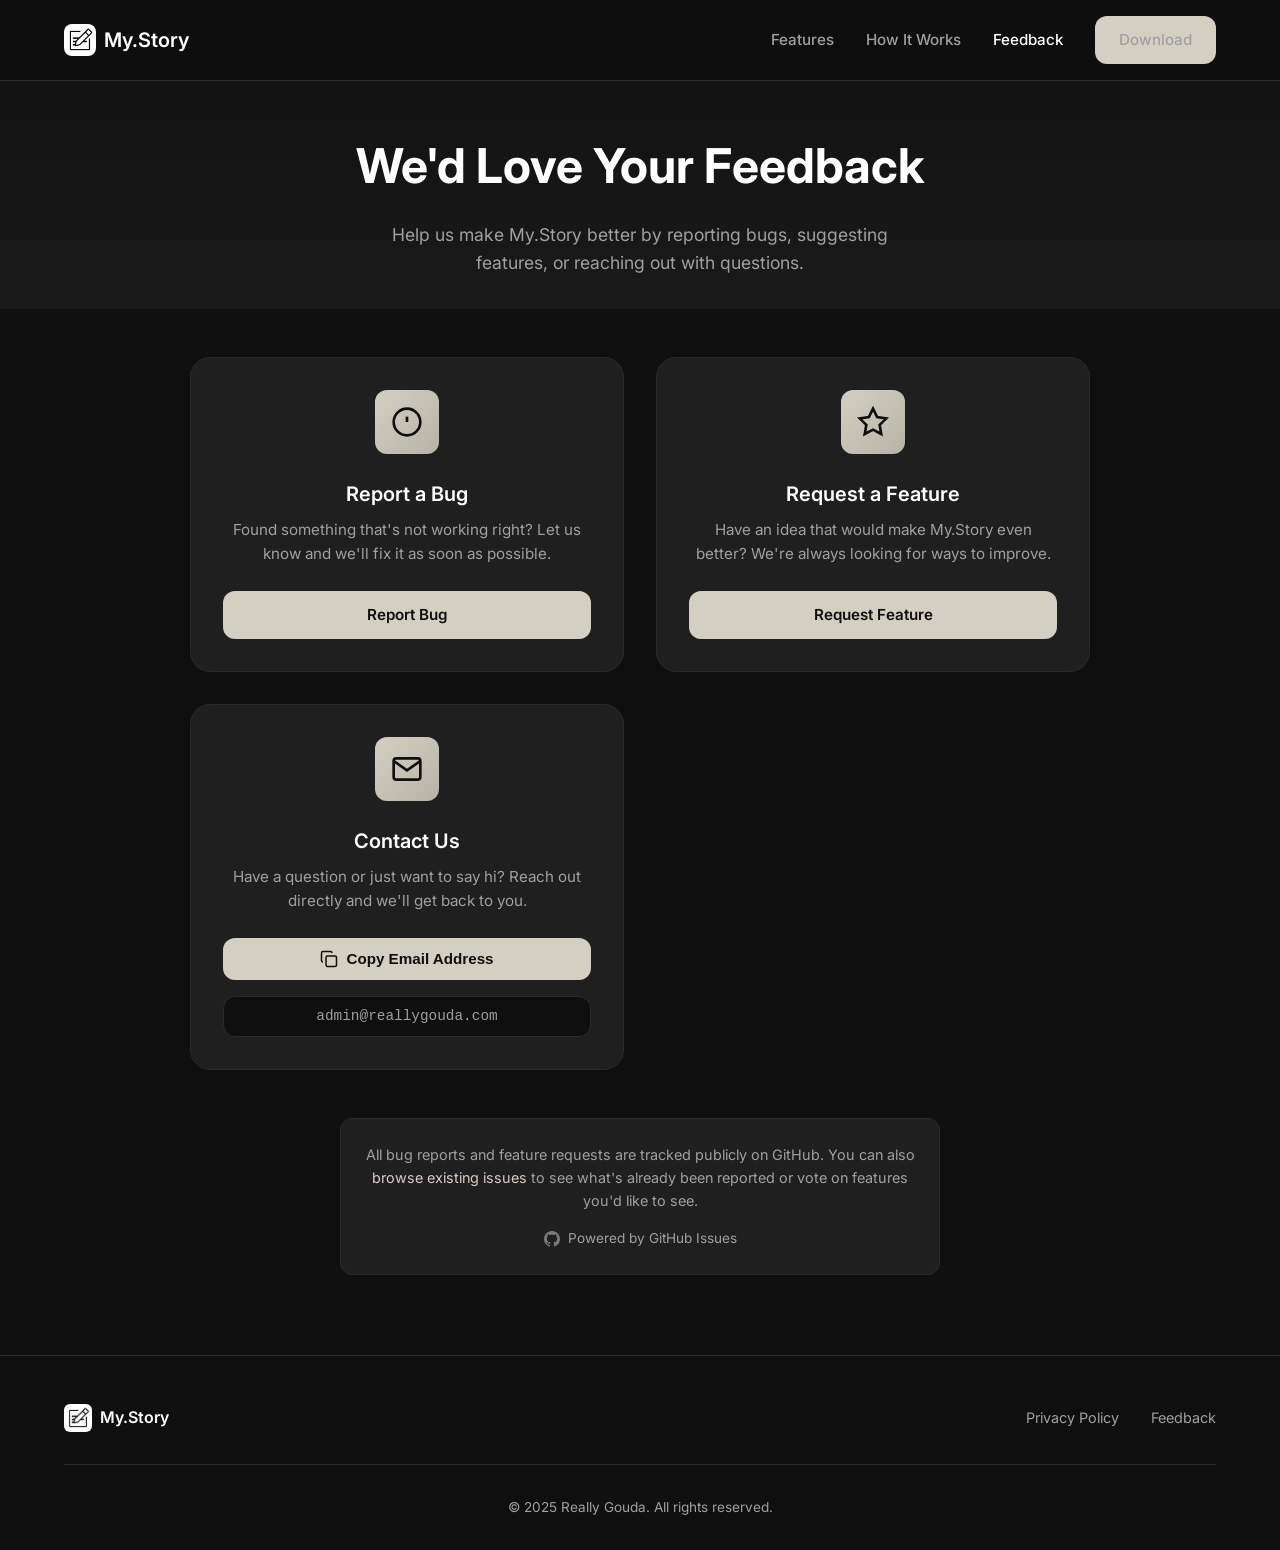
<file: feedback.html>
<!DOCTYPE html>
<html lang="en">

<head>
    <meta charset="UTF-8">
    <meta name="viewport" content="width=device-width, initial-scale=1.0">
    <title>Feedback & Support - My.Story</title>
    <meta name="description" content="Report bugs, request features, or get support for My.Story">
    <link rel="icon" type="image/png" href="assets/images/logo.png">
    <link rel="stylesheet" href="styles.css">
    <link rel="preconnect" href="https://fonts.googleapis.com">
    <link rel="preconnect" href="https://fonts.gstatic.com" crossorigin>
    <link href="https://fonts.googleapis.com/css2?family=Inter:wght@400;500;600;700&display=swap" rel="stylesheet">
    <style>
        .feedback-hero {
            padding: calc(80px + var(--spacing-xl)) 0 var(--spacing-lg);
            text-align: center;
            background: linear-gradient(180deg, var(--color-bg) 0%, var(--color-bg-secondary) 100%);
        }

        .feedback-hero h1 {
            font-size: clamp(2rem, 5vw, 3rem);
            font-weight: 700;
            margin-bottom: var(--spacing-sm);
        }

        .feedback-hero p {
            color: var(--color-text-secondary);
            font-size: 1.1rem;
            max-width: 500px;
            margin: 0 auto;
        }

        .feedback-options {
            padding: var(--spacing-xl) 0 var(--spacing-2xl);
        }

        .feedback-grid {
            display: grid;
            grid-template-columns: repeat(auto-fit, minmax(280px, 1fr));
            gap: var(--spacing-lg);
            max-width: 900px;
            margin: 0 auto;
        }

        .feedback-card {
            background: var(--color-card);
            border: 1px solid var(--color-border);
            border-radius: var(--border-radius-lg);
            padding: var(--spacing-lg);
            text-align: center;
            transition: var(--transition);
        }

        .feedback-card:hover {
            transform: translateY(-4px);
            border-color: var(--color-accent);
        }

        .feedback-card-icon {
            width: 64px;
            height: 64px;
            background: linear-gradient(135deg, var(--color-accent) 0%, var(--color-accent-dark) 100%);
            border-radius: var(--border-radius);
            display: flex;
            align-items: center;
            justify-content: center;
            margin: 0 auto var(--spacing-md);
            color: var(--color-bg);
        }

        .feedback-card h3 {
            font-size: 1.25rem;
            font-weight: 600;
            margin-bottom: var(--spacing-xs);
        }

        .feedback-card>p {
            color: var(--color-text-secondary);
            font-size: 0.95rem;
            margin-bottom: var(--spacing-md);
            line-height: 1.6;
        }

        .feedback-card .btn {
            width: 100%;
            justify-content: center;
        }

        .email-container {
            margin-top: var(--spacing-sm);
        }

        .email-display {
            display: flex;
            align-items: center;
            justify-content: center;
            gap: var(--spacing-xs);
            background: var(--color-bg);
            border: 1px solid var(--color-border);
            border-radius: var(--border-radius);
            padding: 0.5rem 1rem;
            margin-top: var(--spacing-sm);
        }

        .email-display span {
            color: var(--color-text-secondary);
            font-size: 0.9rem;
            font-family: monospace;
        }

        .copy-toast {
            position: fixed;
            bottom: 2rem;
            left: 50%;
            transform: translateX(-50%) translateY(100px);
            background: var(--color-accent);
            color: var(--color-bg);
            padding: 0.75rem 1.5rem;
            border-radius: var(--border-radius);
            font-weight: 600;
            font-size: 0.95rem;
            opacity: 0;
            transition: all 0.3s ease;
            z-index: 1000;
            display: flex;
            align-items: center;
            gap: var(--spacing-xs);
        }

        .copy-toast.show {
            transform: translateX(-50%) translateY(0);
            opacity: 1;
        }

        .feedback-note {
            max-width: 600px;
            margin: var(--spacing-xl) auto 0;
            text-align: center;
            padding: var(--spacing-md);
            background: var(--color-card);
            border-radius: var(--border-radius);
            border: 1px solid var(--color-border);
        }

        .feedback-note p {
            color: var(--color-text-secondary);
            font-size: 0.9rem;
            margin: 0;
        }

        .feedback-note a {
            color: var(--color-accent);
        }

        .github-info {
            display: flex;
            align-items: center;
            justify-content: center;
            gap: var(--spacing-xs);
            margin-top: var(--spacing-sm);
            color: var(--color-text-secondary);
            font-size: 0.85rem;
        }

        .github-info svg {
            opacity: 0.7;
        }
    </style>
</head>

<body>
    <nav class="navbar">
        <div class="nav-container">
            <a href="index.html" class="nav-logo">
                <img src="assets/images/logo.png" alt="My.Story Logo" class="logo-img">
                <span>My.Story</span>
            </a>
            <div class="nav-links">
                <a href="index.html#features">Features</a>
                <a href="index.html#how-it-works">How It Works</a>
                <a href="feedback.html" class="active">Feedback</a>
                <a href="https://apps.apple.com/us/app/my-story/id6739450271" class="btn btn-primary"
                    target="_blank">Download</a>
            </div>
        </div>
    </nav>

    <main>
        <section class="feedback-hero">
            <div class="container">
                <h1>We'd Love Your Feedback</h1>
                <p>Help us make My.Story better by reporting bugs, suggesting features, or reaching out with questions.
                </p>
            </div>
        </section>

        <section class="feedback-options">
            <div class="container">
                <div class="feedback-grid">
                    <div class="feedback-card">
                        <div class="feedback-card-icon">
                            <svg width="32" height="32" viewBox="0 0 24 24" fill="none" stroke="currentColor"
                                stroke-width="2">
                                <circle cx="12" cy="12" r="10" />
                                <line x1="12" x2="12" y1="8" y2="12" />
                                <line x1="12" x2="12.01" y1="16" y2="16" />
                            </svg>
                        </div>
                        <h3>Report a Bug</h3>
                        <p>Found something that's not working right? Let us know and we'll fix it as soon as possible.
                        </p>
                        <a href="https://github.com/jjgayso/mystory-landing/issues/new?template=bug_report.md&labels=bug"
                            class="btn btn-primary" target="_blank">
                            Report Bug
                        </a>
                    </div>

                    <div class="feedback-card">
                        <div class="feedback-card-icon">
                            <svg width="32" height="32" viewBox="0 0 24 24" fill="none" stroke="currentColor"
                                stroke-width="2">
                                <polygon
                                    points="12 2 15.09 8.26 22 9.27 17 14.14 18.18 21.02 12 17.77 5.82 21.02 7 14.14 2 9.27 8.91 8.26 12 2" />
                            </svg>
                        </div>
                        <h3>Request a Feature</h3>
                        <p>Have an idea that would make My.Story even better? We're always looking for ways to improve.
                        </p>
                        <a href="https://github.com/jjgayso/mystory-landing/issues/new?template=feature_request.md&labels=enhancement"
                            class="btn btn-primary" target="_blank">
                            Request Feature
                        </a>
                    </div>

                    <div class="feedback-card">
                        <div class="feedback-card-icon">
                            <svg width="32" height="32" viewBox="0 0 24 24" fill="none" stroke="currentColor"
                                stroke-width="2">
                                <path d="M4 4h16c1.1 0 2 .9 2 2v12c0 1.1-.9 2-2 2H4c-1.1 0-2-.9-2-2V6c0-1.1.9-2 2-2z" />
                                <polyline points="22,6 12,13 2,6" />
                            </svg>
                        </div>
                        <h3>Contact Us</h3>
                        <p>Have a question or just want to say hi? Reach out directly and we'll get back to you.</p>
                        <button class="btn btn-primary" onclick="copyEmail()">
                            <svg width="18" height="18" viewBox="0 0 24 24" fill="none" stroke="currentColor"
                                stroke-width="2">
                                <rect width="14" height="14" x="8" y="8" rx="2" ry="2" />
                                <path d="M4 16c-1.1 0-2-.9-2-2V4c0-1.1.9-2 2-2h10c1.1 0 2 .9 2 2" />
                            </svg>
                            <span id="copy-btn-text">Copy Email Address</span>
                        </button>
                        <div class="email-container">
                            <div class="email-display">
                                <span>admin@reallygouda.com</span>
                            </div>
                        </div>
                    </div>
                </div>

                <div class="feedback-note">
                    <p>All bug reports and feature requests are tracked publicly on GitHub. You can also <a
                            href="https://github.com/jjgayso/mystory-landing/issues" target="_blank">browse existing
                            issues</a> to see what's already been reported or vote on features you'd like to see.</p>
                    <div class="github-info">
                        <svg width="16" height="16" viewBox="0 0 24 24" fill="currentColor">
                            <path
                                d="M12 0c-6.626 0-12 5.373-12 12 0 5.302 3.438 9.8 8.207 11.387.599.111.793-.261.793-.577v-2.234c-3.338.726-4.033-1.416-4.033-1.416-.546-1.387-1.333-1.756-1.333-1.756-1.089-.745.083-.729.083-.729 1.205.084 1.839 1.237 1.839 1.237 1.07 1.834 2.807 1.304 3.492.997.107-.775.418-1.305.762-1.604-2.665-.305-5.467-1.334-5.467-5.931 0-1.311.469-2.381 1.236-3.221-.124-.303-.535-1.524.117-3.176 0 0 1.008-.322 3.301 1.23.957-.266 1.983-.399 3.003-.404 1.02.005 2.047.138 3.006.404 2.291-1.552 3.297-1.23 3.297-1.23.653 1.653.242 2.874.118 3.176.77.84 1.235 1.911 1.235 3.221 0 4.609-2.807 5.624-5.479 5.921.43.372.823 1.102.823 2.222v3.293c0 .319.192.694.801.576 4.765-1.589 8.199-6.086 8.199-11.386 0-6.627-5.373-12-12-12z" />
                        </svg>
                        <span>Powered by GitHub Issues</span>
                    </div>
                </div>
            </div>
        </section>
    </main>

    <div class="copy-toast" id="copyToast">
        <svg width="18" height="18" viewBox="0 0 24 24" fill="none" stroke="currentColor" stroke-width="2">
            <polyline points="20 6 9 17 4 12" />
        </svg>
        Email copied to clipboard!
    </div>

    <footer class="footer">
        <div class="container">
            <div class="footer-content">
                <div class="footer-brand">
                    <img src="assets/images/logo.png" alt="My.Story Logo" class="footer-logo">
                    <span>My.Story</span>
                </div>
                <div class="footer-links">
                    <a href="privacy.html">Privacy Policy</a>
                    <a href="feedback.html">Feedback</a>
                </div>
            </div>
            <div class="footer-bottom">
                <p>&copy; 2025 Really Gouda. All rights reserved.</p>
            </div>
        </div>
    </footer>

    <script>
        function copyEmail() {
            const email = 'admin@reallygouda.com';
            navigator.clipboard.writeText(email).then(function () {
                // Show toast
                const toast = document.getElementById('copyToast');
                toast.classList.add('show');

                // Update button text temporarily
                const btnText = document.getElementById('copy-btn-text');
                btnText.textContent = 'Copied!';

                // Reset after 2 seconds
                setTimeout(function () {
                    toast.classList.remove('show');
                    btnText.textContent = 'Copy Email Address';
                }, 2000);
            }).catch(function (err) {
                // Fallback for older browsers
                const textArea = document.createElement('textarea');
                textArea.value = email;
                document.body.appendChild(textArea);
                textArea.select();
                document.execCommand('copy');
                document.body.removeChild(textArea);

                // Show toast
                const toast = document.getElementById('copyToast');
                toast.classList.add('show');

                const btnText = document.getElementById('copy-btn-text');
                btnText.textContent = 'Copied!';

                setTimeout(function () {
                    toast.classList.remove('show');
                    btnText.textContent = 'Copy Email Address';
                }, 2000);
            });
        }
    </script>
</body>

</html>
</file>
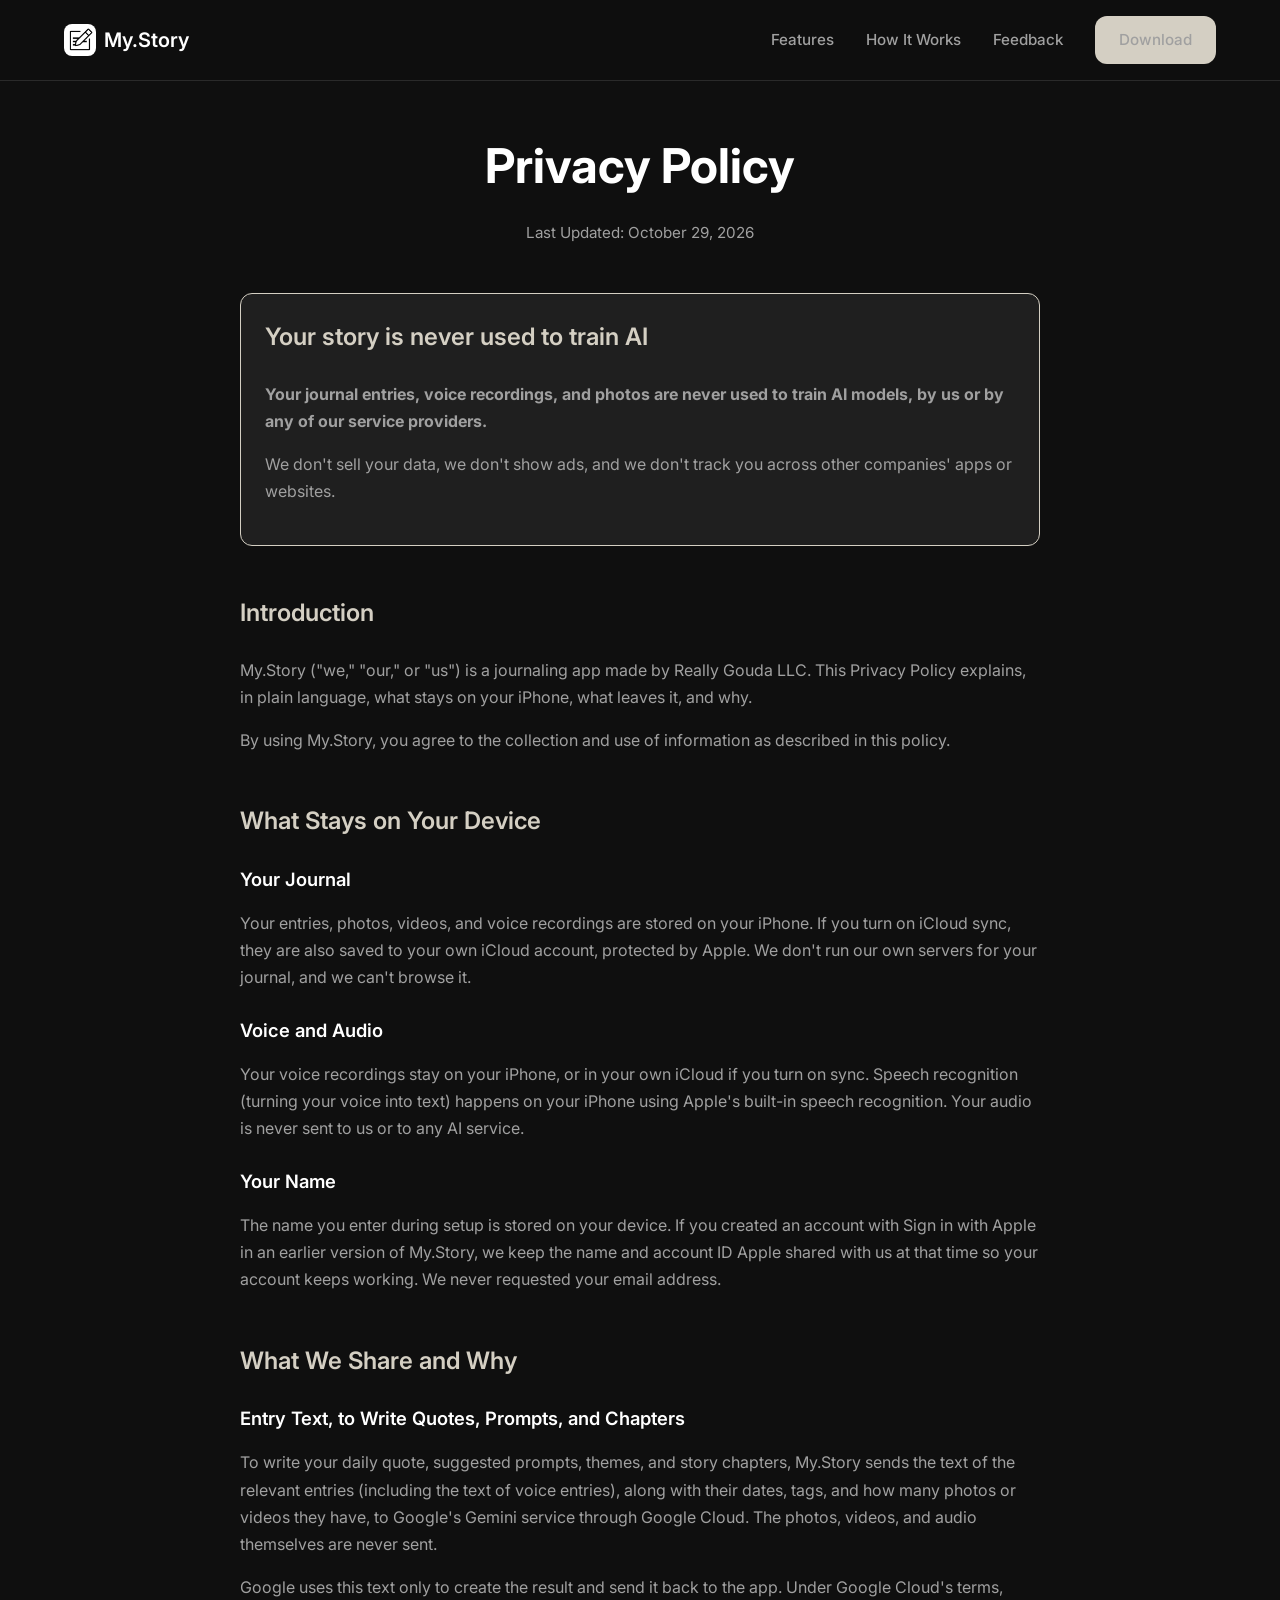
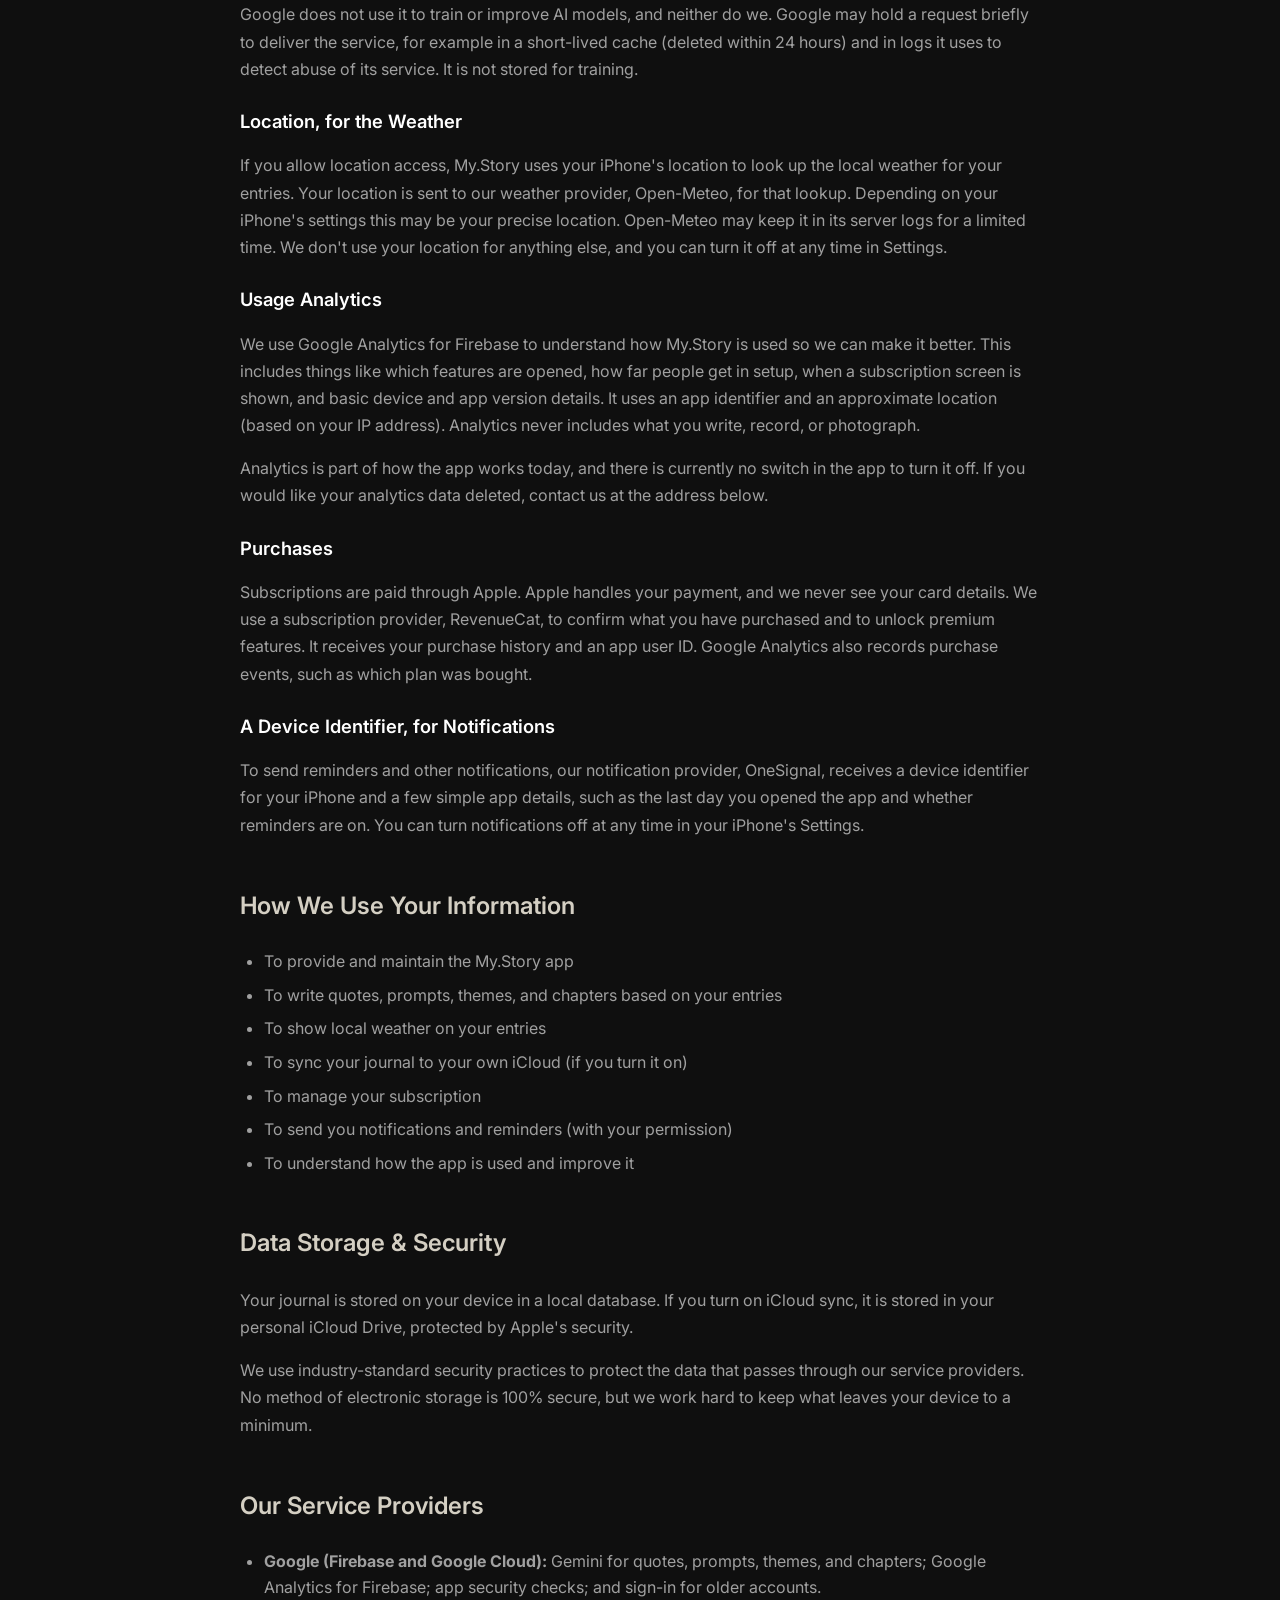
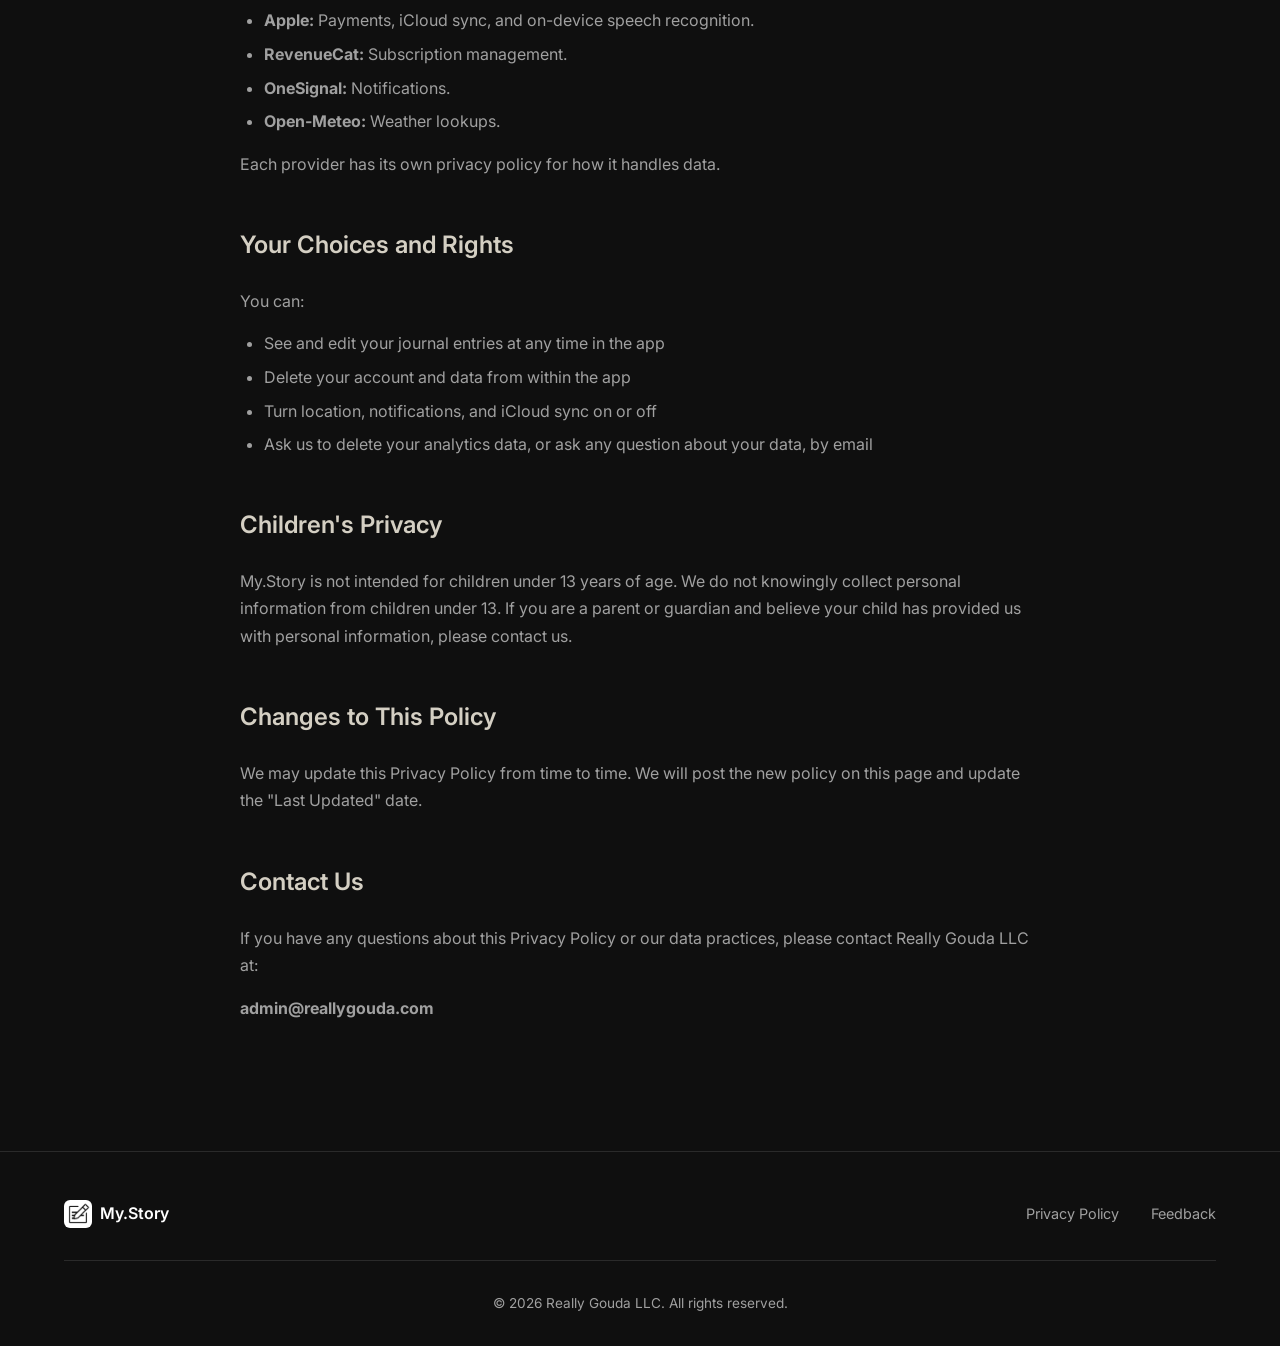
<file: privacy.html>
<!DOCTYPE html>
<html lang="en">

<head>
    <meta charset="UTF-8">
    <meta name="viewport" content="width=device-width, initial-scale=1.0">
    <title>Privacy Policy - My.Story</title>
    <meta name="description" content="Privacy Policy for My.Story - Your Personal Journaling Companion">
    <link rel="icon" type="image/png" href="assets/images/logo.png">
    <link rel="stylesheet" href="styles.css">
    <link rel="preconnect" href="https://fonts.googleapis.com">
    <link rel="preconnect" href="https://fonts.gstatic.com" crossorigin>
    <link href="https://fonts.googleapis.com/css2?family=Inter:wght@400;500;600;700&display=swap" rel="stylesheet">
</head>

<body>
    <nav class="navbar">
        <div class="nav-container">
            <a href="index.html" class="nav-logo">
                <img src="assets/images/logo.png" alt="My.Story Logo" class="logo-img">
                <span>My.Story</span>
            </a>
            <div class="nav-links">
                <a href="index.html#features">Features</a>
                <a href="index.html#how-it-works">How It Works</a>
                <a href="feedback.html">Feedback</a>
                <a href="https://apps.apple.com/us/app/my-story/id6739450271" class="btn btn-primary"
                    target="_blank">Download</a>
            </div>
        </div>
    </nav>

    <main class="legal-page">
        <div class="container">
            <div class="legal-header">
                <h1>Privacy Policy</h1>
                <p class="last-updated">Last Updated: October 29, 2026</p>
            </div>

            <div class="legal-content">
                <section class="no-training"
                    style="border: 1px solid var(--color-accent); border-radius: 12px; padding: var(--spacing-md); background: var(--color-card);">
                    <h2>Your story is never used to train AI</h2>
                    <p><strong>Your journal entries, voice recordings, and photos are never used to train AI models, by
                            us or by any of our service providers.</strong></p>
                    <p>We don't sell your data, we don't show ads, and we don't track you across other companies' apps
                        or websites.</p>
                </section>

                <section>
                    <h2>Introduction</h2>
                    <p>My.Story ("we," "our," or "us") is a journaling app made by Really Gouda LLC. This Privacy Policy
                        explains, in plain language, what stays on your iPhone, what leaves it, and why.</p>
                    <p>By using My.Story, you agree to the collection and use of information as described in this
                        policy.</p>
                </section>

                <section>
                    <h2>What Stays on Your Device</h2>

                    <h3>Your Journal</h3>
                    <p>Your entries, photos, videos, and voice recordings are stored on your iPhone. If you turn on iCloud
                        sync, they are also saved to your own iCloud account, protected by Apple. We don't run our own
                        servers for your journal, and we can't browse it.</p>

                    <h3>Voice and Audio</h3>
                    <p>Your voice recordings stay on your iPhone, or in your own iCloud if you turn on sync. Speech
                        recognition (turning your voice into text) happens on your iPhone using Apple's built-in speech
                        recognition. Your audio is never sent to us or to any AI service.</p>

                    <h3>Your Name</h3>
                    <p>The name you enter during setup is stored on your device. If you created an account with Sign in
                        with Apple in an earlier version of My.Story, we keep the name and account ID Apple shared with
                        us at that time so your account keeps working. We never requested your email address.</p>
                </section>

                <section>
                    <h2>What We Share and Why</h2>

                    <h3>Entry Text, to Write Quotes, Prompts, and Chapters</h3>
                    <p>To write your daily quote, suggested prompts, themes, and story chapters, My.Story sends the text
                        of the relevant entries (including the text of voice entries), along with their dates, tags, and
                        how many photos or videos they have, to Google's Gemini service through Google Cloud. The photos,
                        videos, and audio themselves are never sent.</p>
                    <p>Google uses this text only to create the result and send it back to the app. Under Google Cloud's
                        terms, Google does not use it to train or improve AI models, and neither do we. Google may hold
                        a request briefly to deliver the service, for example in a short-lived cache (deleted within 24
                        hours) and in logs it uses to detect abuse of its service. It is not stored for training.</p>

                    <h3>Location, for the Weather</h3>
                    <p>If you allow location access, My.Story uses your iPhone's location to look up the local weather
                        for your entries. Your location is sent to our weather provider, Open-Meteo, for that lookup.
                        Depending on your iPhone's settings this may be your precise location. Open-Meteo may keep it in
                        its server logs for a limited time. We don't use your location for anything else, and you can
                        turn it off at any time in Settings.</p>

                    <h3>Usage Analytics</h3>
                    <p>We use Google Analytics for Firebase to understand how My.Story is used so we can make it better.
                        This includes things like which features are opened, how far people get in setup, when a
                        subscription screen is shown, and basic device and app version details. It uses an app
                        identifier and an approximate location (based on your IP address). Analytics never includes what
                        you write, record, or photograph.</p>
                    <p>Analytics is part of how the app works today, and there is currently no switch in the app to turn
                        it off. If you would like your analytics data deleted, contact us at the address below.</p>

                    <h3>Purchases</h3>
                    <p>Subscriptions are paid through Apple. Apple handles your payment, and we never see your card
                        details. We use a subscription provider, RevenueCat, to confirm what you have purchased and to
                        unlock premium features. It receives your purchase history and an app user ID. Google Analytics
                        also records purchase events, such as which plan was bought.</p>

                    <h3>A Device Identifier, for Notifications</h3>
                    <p>To send reminders and other notifications, our notification provider, OneSignal, receives a device
                        identifier for your iPhone and a few simple app details, such as the last day you opened the app
                        and whether reminders are on. You can turn notifications off at any time in your iPhone's
                        Settings.</p>
                </section>

                <section>
                    <h2>How We Use Your Information</h2>
                    <ul>
                        <li>To provide and maintain the My.Story app</li>
                        <li>To write quotes, prompts, themes, and chapters based on your entries</li>
                        <li>To show local weather on your entries</li>
                        <li>To sync your journal to your own iCloud (if you turn it on)</li>
                        <li>To manage your subscription</li>
                        <li>To send you notifications and reminders (with your permission)</li>
                        <li>To understand how the app is used and improve it</li>
                    </ul>
                </section>

                <section>
                    <h2>Data Storage &amp; Security</h2>
                    <p>Your journal is stored on your device in a local database. If you turn on iCloud sync, it is
                        stored in your personal iCloud Drive, protected by Apple's security.</p>
                    <p>We use industry-standard security practices to protect the data that passes through our service
                        providers. No method of electronic storage is 100% secure, but we work hard to keep what leaves
                        your device to a minimum.</p>
                </section>

                <section>
                    <h2>Our Service Providers</h2>
                    <ul>
                        <li><strong>Google (Firebase and Google Cloud):</strong> Gemini for quotes, prompts, themes, and
                            chapters; Google Analytics for Firebase; app security checks; and sign-in for older accounts.
                        </li>
                        <li><strong>Apple:</strong> Payments, iCloud sync, and on-device speech recognition.</li>
                        <li><strong>RevenueCat:</strong> Subscription management.</li>
                        <li><strong>OneSignal:</strong> Notifications.</li>
                        <li><strong>Open-Meteo:</strong> Weather lookups.</li>
                    </ul>
                    <p>Each provider has its own privacy policy for how it handles data.</p>
                </section>

                <section>
                    <h2>Your Choices and Rights</h2>
                    <p>You can:</p>
                    <ul>
                        <li>See and edit your journal entries at any time in the app</li>
                        <li>Delete your account and data from within the app</li>
                        <li>Turn location, notifications, and iCloud sync on or off</li>
                        <li>Ask us to delete your analytics data, or ask any question about your data, by email</li>
                    </ul>
                </section>

                <section>
                    <h2>Children's Privacy</h2>
                    <p>My.Story is not intended for children under 13 years of age. We do not knowingly collect personal
                        information from children under 13. If you are a parent or guardian and believe your child has
                        provided us with personal information, please contact us.</p>
                </section>

                <section>
                    <h2>Changes to This Policy</h2>
                    <p>We may update this Privacy Policy from time to time. We will post the new policy on this page and
                        update the "Last Updated" date.</p>
                </section>

                <section>
                    <h2>Contact Us</h2>
                    <p>If you have any questions about this Privacy Policy or our data practices, please contact Really
                        Gouda LLC at:</p>
                    <p><strong>admin@reallygouda.com</strong></p>
                </section>
            </div>
        </div>
    </main>

    <footer class="footer">
        <div class="container">
            <div class="footer-content">
                <div class="footer-brand">
                    <img src="assets/images/logo.png" alt="My.Story Logo" class="footer-logo">
                    <span>My.Story</span>
                </div>
                <div class="footer-links">
                    <a href="privacy.html">Privacy Policy</a>
                    <a href="feedback.html">Feedback</a>
                </div>
            </div>
            <div class="footer-bottom">
                <p>&copy; 2026 Really Gouda LLC. All rights reserved.</p>
            </div>
        </div>
    </footer>
</body>

</html>
</file>
<file: styles.css>
/* ===== CSS Variables ===== */
:root {
    --color-bg: #0f0f0f;
    --color-bg-secondary: #1a1a1a;
    --color-text: #ffffff;
    --color-text-secondary: #a0a0a0;
    --color-accent: #d4cfc3;
    --color-accent-dark: #b8b3a7;
    --color-card: #1f1f1f;
    --color-border: #2a2a2a;
    --font-family: 'Inter', -apple-system, BlinkMacSystemFont, 'Segoe UI', Roboto, sans-serif;
    --max-width: 1200px;
    --spacing-xs: 0.5rem;
    --spacing-sm: 1rem;
    --spacing-md: 1.5rem;
    --spacing-lg: 2rem;
    --spacing-xl: 3rem;
    --spacing-2xl: 5rem;
    --border-radius: 12px;
    --border-radius-lg: 20px;
    --transition: all 0.3s ease;
}

/* ===== Reset & Base ===== */
*, *::before, *::after {
    box-sizing: border-box;
    margin: 0;
    padding: 0;
}

html {
    scroll-behavior: smooth;
}

body {
    font-family: var(--font-family);
    background-color: var(--color-bg);
    color: var(--color-text);
    line-height: 1.6;
    -webkit-font-smoothing: antialiased;
}

a {
    color: var(--color-accent);
    text-decoration: none;
    transition: var(--transition);
}

a:hover {
    color: var(--color-accent-dark);
}

img {
    max-width: 100%;
    height: auto;
}

/* ===== Layout ===== */
.container {
    max-width: var(--max-width);
    margin: 0 auto;
    padding: 0 var(--spacing-md);
}

/* ===== Navigation ===== */
.navbar {
    position: fixed;
    top: 0;
    left: 0;
    right: 0;
    z-index: 1000;
    background: rgba(15, 15, 15, 0.85);
    backdrop-filter: blur(20px);
    -webkit-backdrop-filter: blur(20px);
    border-bottom: 1px solid var(--color-border);
}

.nav-container {
    max-width: var(--max-width);
    margin: 0 auto;
    padding: var(--spacing-sm) var(--spacing-md);
    display: flex;
    justify-content: space-between;
    align-items: center;
}

.nav-logo {
    display: flex;
    align-items: center;
    gap: var(--spacing-xs);
    font-weight: 600;
    font-size: 1.25rem;
    color: var(--color-text);
}

.logo-img {
    width: 32px;
    height: 32px;
    border-radius: 8px;
}

.nav-links {
    display: flex;
    align-items: center;
    gap: var(--spacing-lg);
}

.nav-links a {
    color: var(--color-text-secondary);
    font-size: 0.95rem;
    font-weight: 500;
}

.nav-links a:hover,
.nav-links a.active {
    color: var(--color-text);
}

/* ===== Buttons ===== */
.btn {
    display: inline-flex;
    align-items: center;
    gap: var(--spacing-xs);
    padding: 0.75rem 1.5rem;
    border-radius: var(--border-radius);
    font-weight: 600;
    font-size: 0.95rem;
    border: none;
    cursor: pointer;
    transition: var(--transition);
}

.btn-primary {
    background: var(--color-accent);
    color: var(--color-bg);
}

.btn-primary:hover {
    background: var(--color-accent-dark);
    color: var(--color-bg);
    transform: translateY(-2px);
}

.btn-large {
    padding: 1rem 2rem;
    font-size: 1.1rem;
}

/* ===== Hero Section ===== */
.hero {
    padding: calc(80px + var(--spacing-2xl)) 0 var(--spacing-2xl);
    text-align: center;
    background: linear-gradient(180deg, var(--color-bg) 0%, var(--color-bg-secondary) 100%);
}

.hero-content {
    max-width: 800px;
    margin: 0 auto;
    padding: 0 var(--spacing-md);
}

.hero h1 {
    font-size: clamp(2.5rem, 6vw, 4rem);
    font-weight: 700;
    line-height: 1.1;
    margin-bottom: var(--spacing-md);
}

.highlight {
    background: linear-gradient(135deg, var(--color-accent) 0%, #e8e4d9 100%);
    -webkit-background-clip: text;
    -webkit-text-fill-color: transparent;
    background-clip: text;
}

.hero-subtitle {
    font-size: 1.25rem;
    color: var(--color-text-secondary);
    max-width: 600px;
    margin: 0 auto var(--spacing-lg);
    line-height: 1.7;
}

.hero-cta {
    margin-bottom: var(--spacing-xl);
}

.hero-screenshot {
    margin-top: var(--spacing-xl);
}

.hero-image {
    max-width: 100%;
    max-height: 700px;
    border-radius: var(--border-radius-lg);
}

/* ===== Sections ===== */
section {
    padding: var(--spacing-2xl) 0;
}

.section-title {
    font-size: clamp(1.75rem, 4vw, 2.5rem);
    font-weight: 700;
    text-align: center;
    margin-bottom: var(--spacing-sm);
}

.section-subtitle {
    font-size: 1.1rem;
    color: var(--color-text-secondary);
    text-align: center;
    max-width: 600px;
    margin: 0 auto var(--spacing-xl);
}

/* ===== Features Section ===== */
.features {
    background: var(--color-bg-secondary);
}

.features-grid {
    display: grid;
    grid-template-columns: repeat(auto-fit, minmax(300px, 1fr));
    gap: var(--spacing-lg);
}

.feature-card {
    background: var(--color-card);
    border: 1px solid var(--color-border);
    border-radius: var(--border-radius-lg);
    padding: var(--spacing-lg);
    transition: var(--transition);
}

.feature-card:hover {
    transform: translateY(-4px);
    border-color: var(--color-accent);
}

.feature-icon {
    width: 56px;
    height: 56px;
    background: linear-gradient(135deg, var(--color-accent) 0%, var(--color-accent-dark) 100%);
    border-radius: var(--border-radius);
    display: flex;
    align-items: center;
    justify-content: center;
    margin-bottom: var(--spacing-md);
    color: var(--color-bg);
}

.feature-card h3 {
    font-size: 1.25rem;
    font-weight: 600;
    margin-bottom: var(--spacing-xs);
}

.feature-card p {
    color: var(--color-text-secondary);
    font-size: 0.95rem;
    line-height: 1.6;
}

/* ===== How It Works Section ===== */
.how-it-works {
    background: var(--color-bg);
}

.steps {
    display: grid;
    grid-template-columns: repeat(auto-fit, minmax(250px, 1fr));
    gap: var(--spacing-xl);
    max-width: 900px;
    margin: 0 auto;
}

.step {
    text-align: center;
}

.step-number {
    width: 48px;
    height: 48px;
    background: var(--color-accent);
    color: var(--color-bg);
    border-radius: 50%;
    display: flex;
    align-items: center;
    justify-content: center;
    font-size: 1.25rem;
    font-weight: 700;
    margin: 0 auto var(--spacing-md);
}

.step h3 {
    font-size: 1.25rem;
    font-weight: 600;
    margin-bottom: var(--spacing-xs);
}

.step p {
    color: var(--color-text-secondary);
    font-size: 0.95rem;
}

/* ===== Privacy Highlight Section ===== */
.privacy-highlight {
    background: var(--color-bg-secondary);
}

.privacy-content {
    display: flex;
    align-items: center;
    gap: var(--spacing-lg);
    background: var(--color-card);
    border: 1px solid var(--color-border);
    border-radius: var(--border-radius-lg);
    padding: var(--spacing-lg);
    max-width: 700px;
    margin: 0 auto;
}

.privacy-icon {
    flex-shrink: 0;
    width: 72px;
    height: 72px;
    background: linear-gradient(135deg, var(--color-accent) 0%, var(--color-accent-dark) 100%);
    border-radius: var(--border-radius);
    display: flex;
    align-items: center;
    justify-content: center;
    color: var(--color-bg);
}

.privacy-text h3 {
    font-size: 1.25rem;
    font-weight: 600;
    margin-bottom: var(--spacing-xs);
}

.privacy-text p {
    color: var(--color-text-secondary);
    font-size: 0.95rem;
    margin-bottom: var(--spacing-sm);
}

.link {
    font-weight: 600;
    color: var(--color-accent);
}

/* ===== CTA Section ===== */
.cta {
    background: linear-gradient(180deg, var(--color-bg) 0%, var(--color-bg-secondary) 100%);
    text-align: center;
    padding: var(--spacing-2xl) 0;
}

.cta h2 {
    font-size: clamp(1.5rem, 4vw, 2rem);
    font-weight: 700;
    margin-bottom: var(--spacing-sm);
}

.cta p {
    color: var(--color-text-secondary);
    font-size: 1.1rem;
    margin-bottom: var(--spacing-lg);
}

/* ===== Footer ===== */
.footer {
    background: var(--color-bg);
    border-top: 1px solid var(--color-border);
    padding: var(--spacing-xl) 0 var(--spacing-lg);
}

.footer-content {
    display: flex;
    justify-content: space-between;
    align-items: center;
    margin-bottom: var(--spacing-lg);
}

.footer-brand {
    display: flex;
    align-items: center;
    gap: var(--spacing-xs);
    font-weight: 600;
}

.footer-logo {
    width: 28px;
    height: 28px;
    border-radius: 6px;
}

.footer-links {
    display: flex;
    gap: var(--spacing-lg);
}

.footer-links a {
    color: var(--color-text-secondary);
    font-size: 0.9rem;
}

.footer-links a:hover {
    color: var(--color-text);
}

.footer-bottom {
    text-align: center;
    padding-top: var(--spacing-lg);
    border-top: 1px solid var(--color-border);
}

.footer-bottom p {
    color: var(--color-text-secondary);
    font-size: 0.85rem;
}

/* ===== Legal Pages ===== */
.legal-page {
    padding: calc(80px + var(--spacing-xl)) 0 var(--spacing-2xl);
}

.legal-header {
    text-align: center;
    margin-bottom: var(--spacing-xl);
}

.legal-header h1 {
    font-size: clamp(2rem, 5vw, 3rem);
    font-weight: 700;
    margin-bottom: var(--spacing-sm);
}

.last-updated {
    color: var(--color-text-secondary);
    font-size: 0.95rem;
}

.legal-content {
    max-width: 800px;
    margin: 0 auto;
}

.legal-content section {
    padding: 0;
    margin-bottom: var(--spacing-xl);
}

.legal-content h2 {
    font-size: 1.5rem;
    font-weight: 600;
    margin-bottom: var(--spacing-md);
    color: var(--color-accent);
}

.legal-content h3 {
    font-size: 1.15rem;
    font-weight: 600;
    margin-top: var(--spacing-md);
    margin-bottom: var(--spacing-sm);
}

.legal-content p {
    color: var(--color-text-secondary);
    margin-bottom: var(--spacing-sm);
    line-height: 1.7;
}

.legal-content ul {
    color: var(--color-text-secondary);
    margin-left: var(--spacing-md);
    margin-bottom: var(--spacing-sm);
}

.legal-content li {
    margin-bottom: var(--spacing-xs);
    line-height: 1.6;
}

.legal-content a {
    color: var(--color-accent);
}

/* ===== Responsive ===== */
@media (max-width: 768px) {
    .nav-links {
        display: none;
    }

    .hero {
        padding-top: calc(60px + var(--spacing-xl));
    }

    .privacy-content {
        flex-direction: column;
        text-align: center;
    }

    .footer-content {
        flex-direction: column;
        gap: var(--spacing-md);
        text-align: center;
    }
}

/* ===== Utility Classes ===== */
.text-center {
    text-align: center;
}

.mt-1 { margin-top: var(--spacing-sm); }
.mt-2 { margin-top: var(--spacing-md); }
.mt-3 { margin-top: var(--spacing-lg); }
.mb-1 { margin-bottom: var(--spacing-sm); }
.mb-2 { margin-bottom: var(--spacing-md); }
.mb-3 { margin-bottom: var(--spacing-lg); }
</file>
